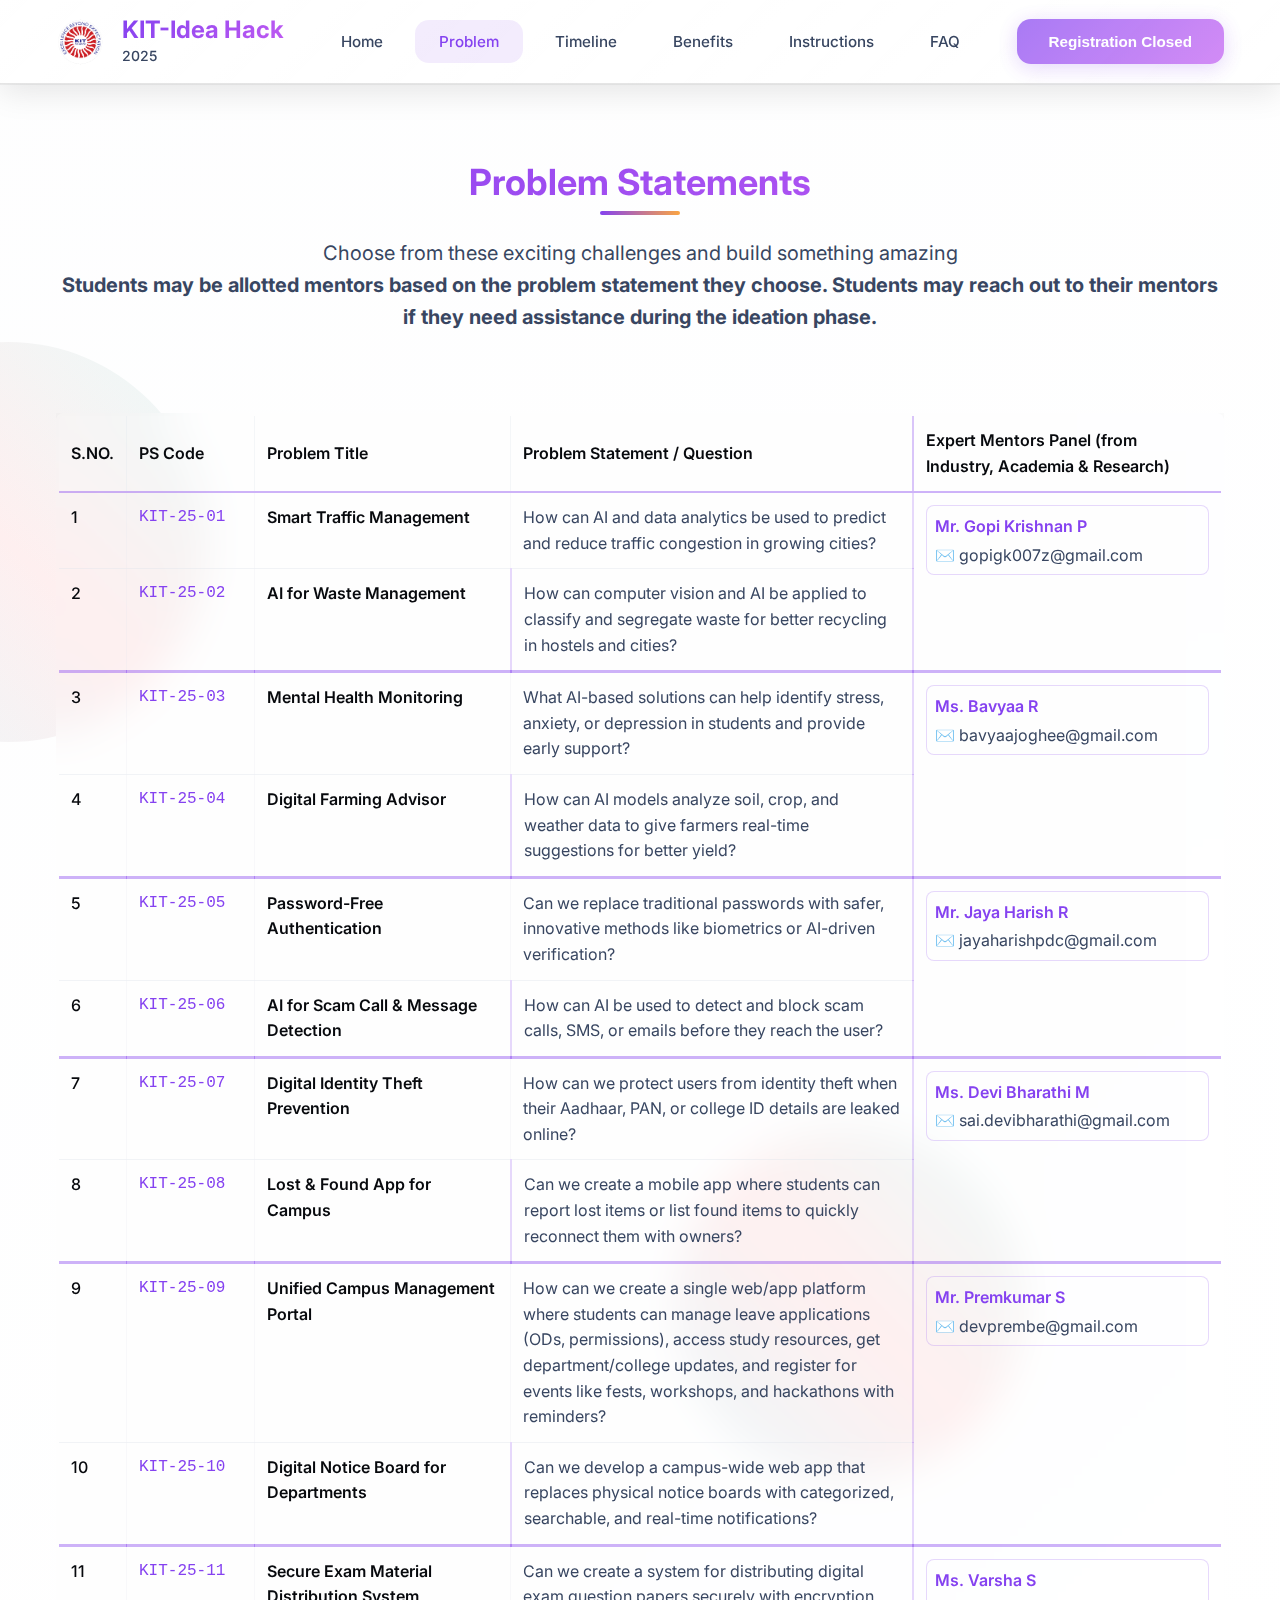
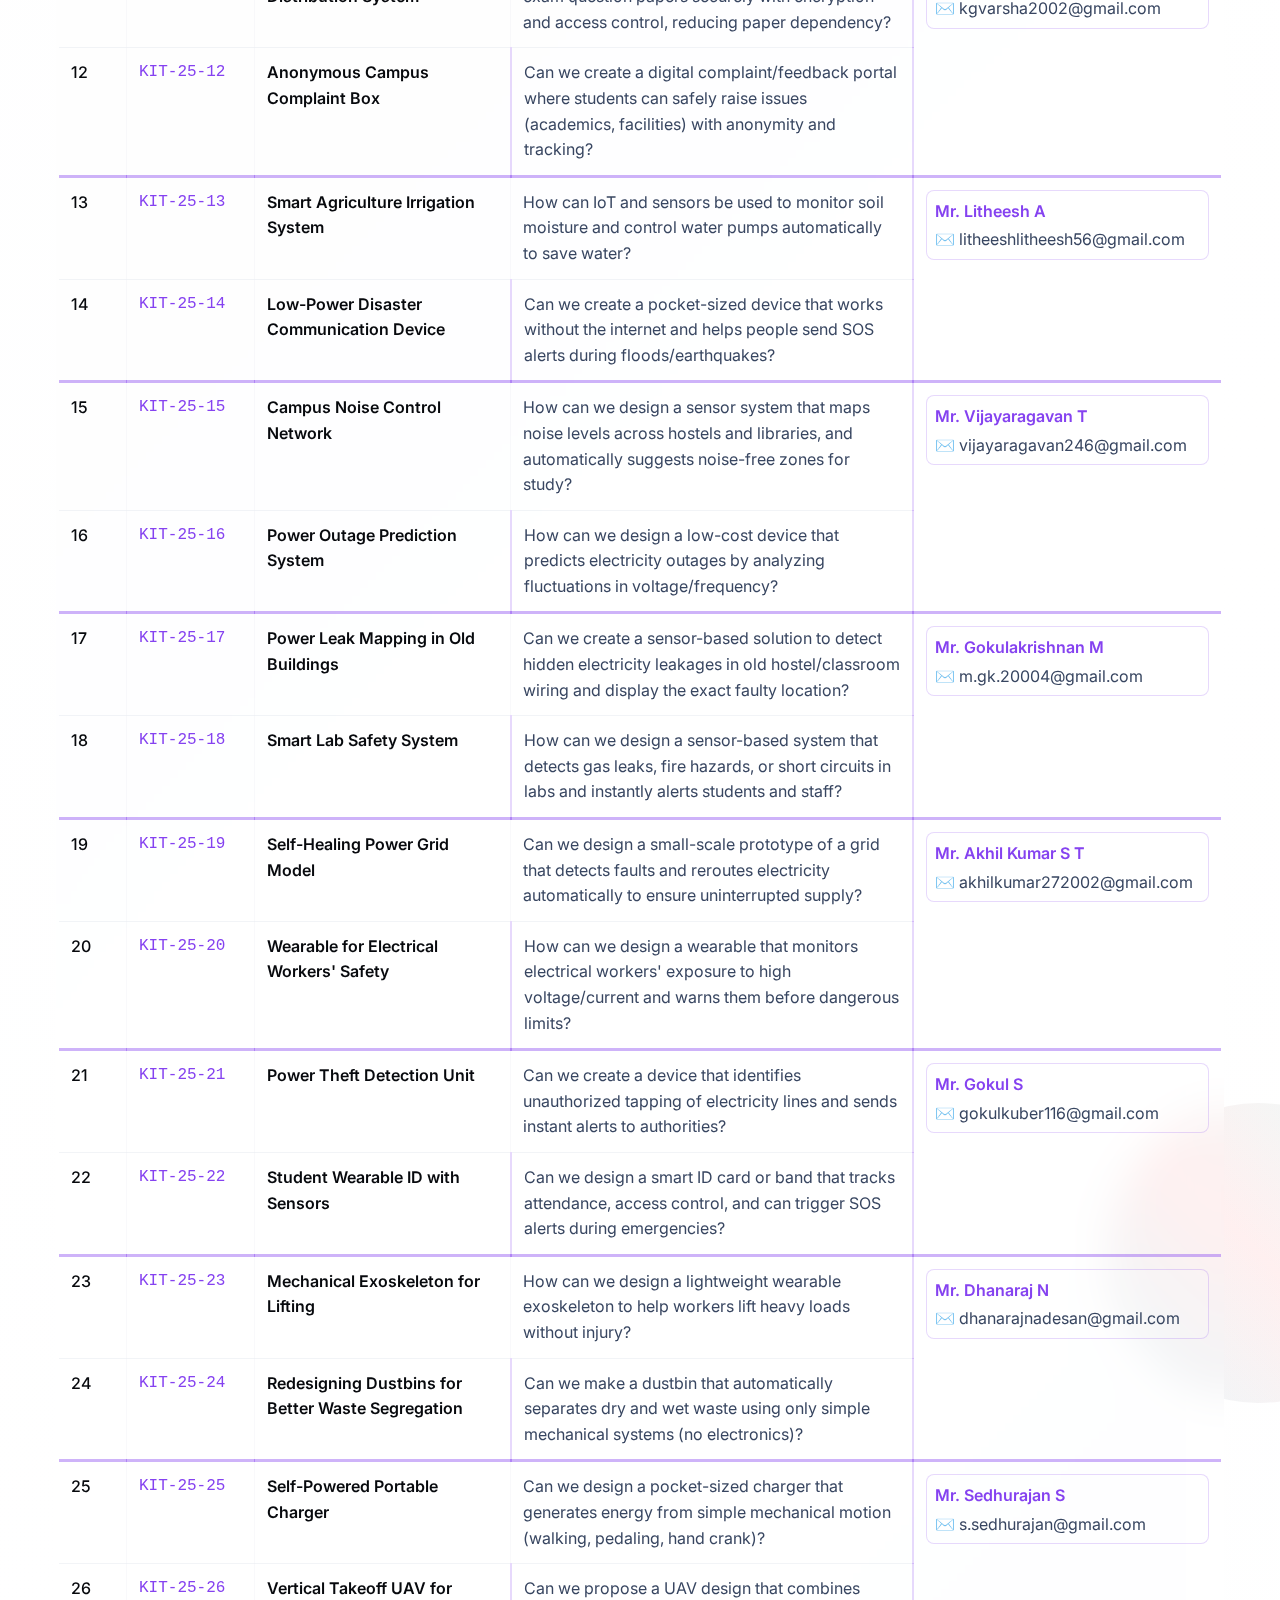
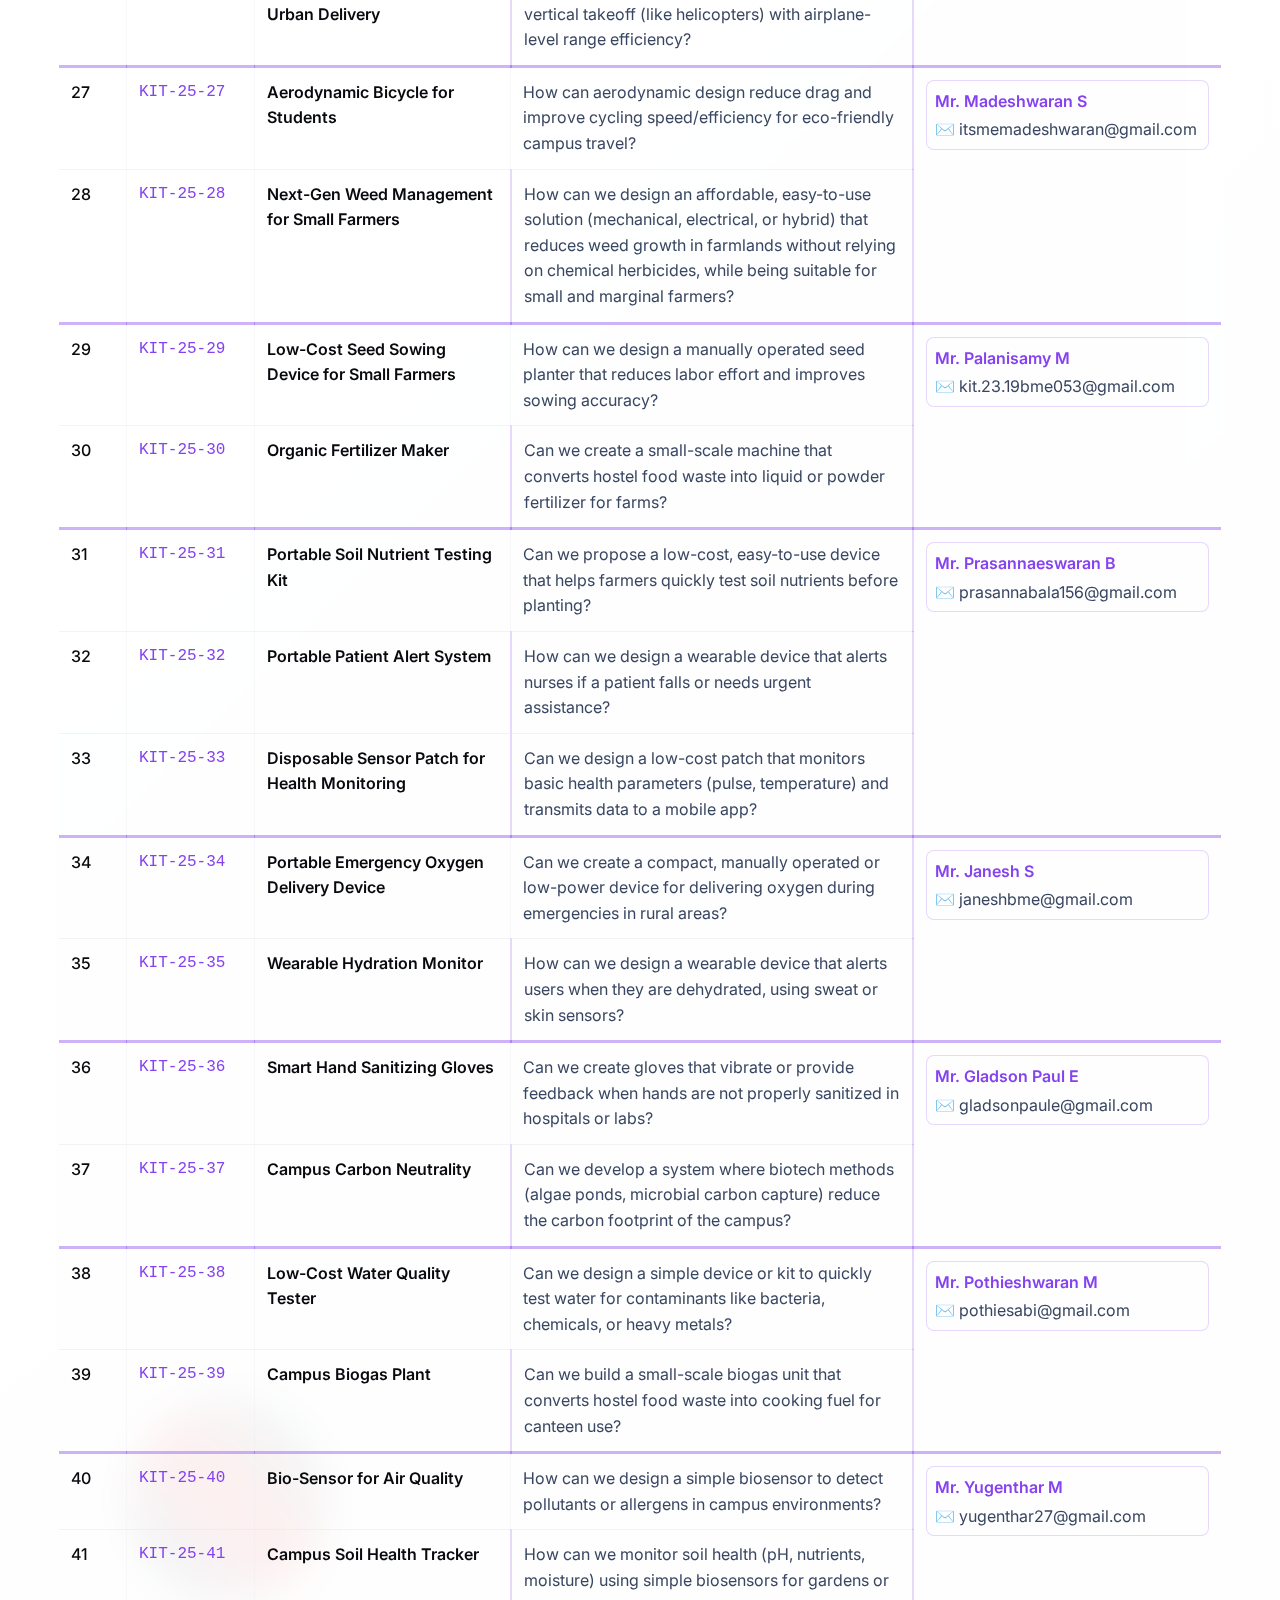
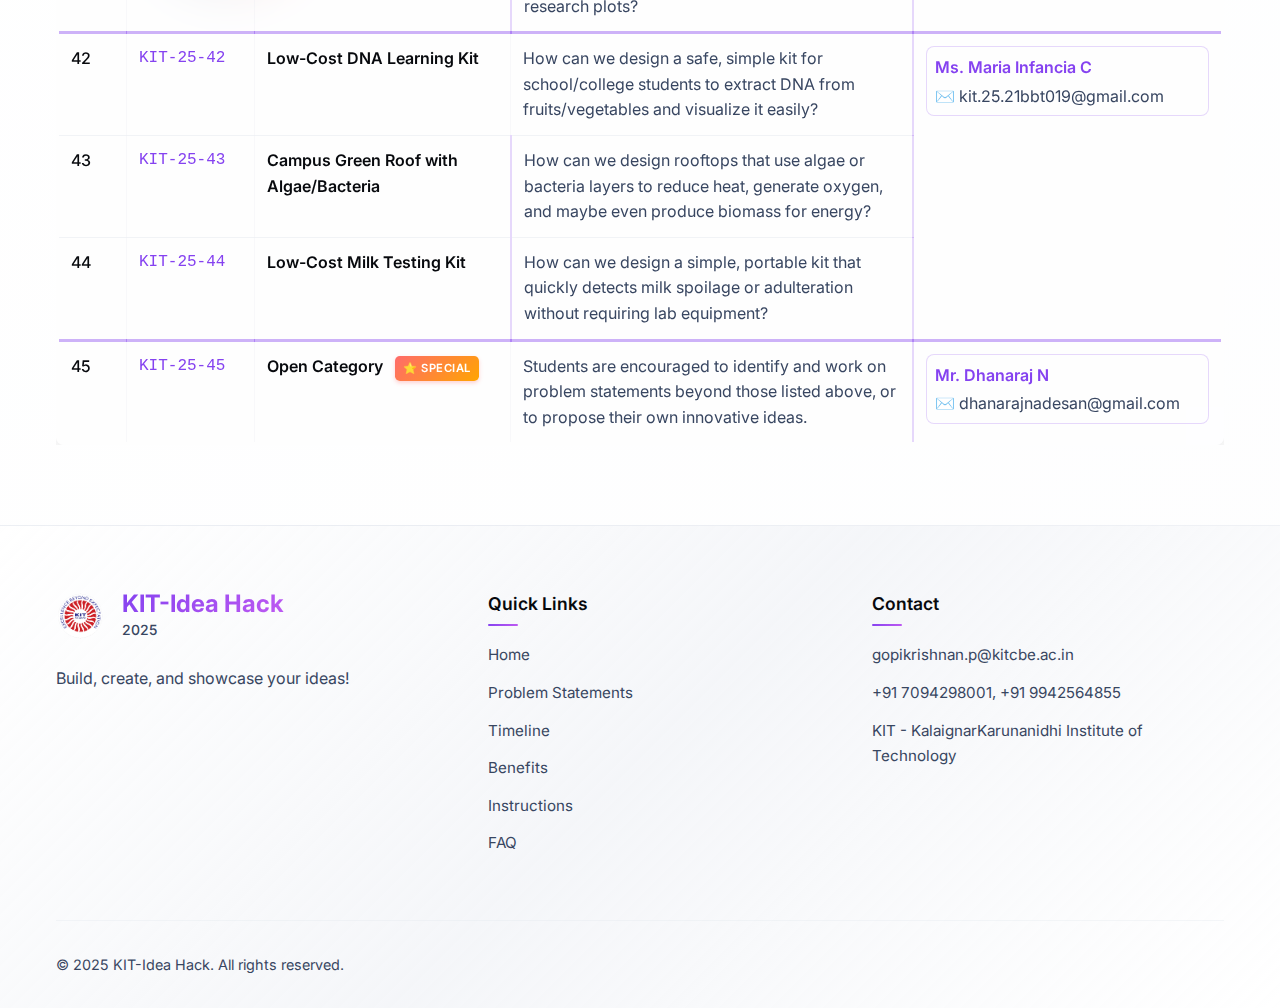
<file: problem-statements.html>
<!DOCTYPE html>
<html lang="en">
<head>
    <meta charset="UTF-8">
    <meta name="viewport" content="width=device-width, initial-scale=1.0">
    <title>Problem Statements - KIT-Idea Hack 2025</title>
    <meta name="description" content="Browse through 44 exciting problem statements for KIT-Idea Hack 2025. Choose your challenge and build something amazing!">
    
    <!-- Favicon -->
    <link rel="icon" type="image/gif" href="logo.gif">
    
    <!-- CSS -->
    <link rel="stylesheet" href="problem-statements.css">
    
    <!-- Fonts -->
    <link rel="preconnect" href="https://fonts.googleapis.com">
    <link rel="preconnect" href="https://fonts.gstatic.com" crossorigin>
    <link href="https://fonts.googleapis.com/css2?family=Inter:wght@300;400;500;600;700;800;900&display=swap" rel="stylesheet">
</head>
<body>
    <!-- Header -->
    <header class="header">
        <div class="container mx-auto px-4">
            <div class="header-content">
                <div class="logo">
                    <img src="logo.gif" alt="KIT-Idea Hack Logo" class="logo-img">
                    <div class="logo-text">
                        <h1 class="logo-title">KIT-Idea Hack</h1>
                        <p class="logo-subtitle">2025</p>
                    </div>
                </div>
                
                <nav class="nav">
                    <ul class="nav-list">
                        <li><a href="index.html" class="nav-link">Home</a></li>
                        <li><a href="#problems" class="nav-link active">Problem</a></li>
                        <li><a href="index.html#instructions-timeline" class="nav-link">Timeline</a></li>
                        <li><a href="index.html#rules-benefits" class="nav-link">Benefits</a></li>
                        <li><a href="index.html#instructions-timeline" class="nav-link">Instructions</a></li>
                        <li><a href="index.html#faq" class="nav-link">FAQ</a></li>
                    </ul>
                </nav>
                
                <div class="header-actions">
                    <button class="btn-primary" disabled style="opacity:0.7;cursor:not-allowed">Registration Closed</button>
                    <button class="mobile-menu-toggle">
                        <span></span>
                        <span></span>
                        <span></span>
                    </button>
                </div>
            </div>
        </div>
    </header>

    <!-- Problem Statements Section -->
    <section id="problems" class="problems-section py-20 relative overflow-hidden">
        <!-- Background Elements -->
        <div class="problems-bg-shapes">
            <div class="problem-shape problem-shape-1"></div>
            <div class="problem-shape problem-shape-2"></div>
            <div class="problem-shape problem-shape-3"></div>
            <div class="problem-shape problem-shape-4"></div>
        </div>
        
        <div class="container mx-auto px-4 relative z-10">
            <!-- Hero Header -->
            <div class="problems-hero mb-20">
                <div class="text-center">
                    <div class="problems-title-wrapper">
                        <h2 class="problems-title text-4xl md:text-6xl font-bold mb-6 bg-gradient-primary bg-clip-text text-transparent leading-tight">
                            Problem Statements
                        </h2>
                        <div class="problems-title-accent"></div>
                    </div>
                    <p class="problems-subtitle text-xl text-muted-foreground max-w-2xl mx-auto">
                        Choose from these exciting challenges and build something amazing
                    </p>
                    <p class="problems-subtitle text-xl text-muted-foreground max-w-2xl mx-auto">
                        <b>Students may be allotted mentors based on the problem statement they choose. Students may reach out to their mentors if they need assistance during the ideation phase.</b>
                    </p>
                </div>
            </div>
            
            <div class="overflow-x-auto">
                <table class="min-w-full bg-card/50 backdrop-blur-sm border border-border rounded-lg">
                    <thead>
                        <tr>
                            <th class="w-16 p-3 text-left">S.NO.</th>
                            <th class="w-32 p-3 text-left">PS Code</th>
                            <th class="w-64 p-3 text-left">Problem Title</th>
                            <th class="p-3 text-left">Problem Statement / Question</th>
                            <th class="w-48 p-3 text-left">Expert Mentors Panel (from Industry, Academia & Research)</th>
                        </tr>
                    </thead>
                    <tbody>
                        <tr class="hover:bg-muted/50">
                            <td class="p-3 font-medium">1</td>
                            <td class="p-3 font-mono text-primary">KIT-25-01</td>
                            <td class="p-3 font-semibold">Smart Traffic Management</td>
                            <td class="p-3 text-muted-foreground">How can AI and data analytics be used to predict and reduce traffic congestion in growing cities?</td>
                            <td class="p-3" rowspan="2">
                                <div class="mentor-info">
                                    <div class="mentor-name font-semibold text-primary">Mr. Gopi Krishnan P</div>
                                    <div class="mentor-contact text-sm text-muted-foreground">
                                        <div>✉️ gopigk007z@gmail.com</div>
                                    </div>
                                </div>
                            </td>
                        </tr>
                        <tr class="hover:bg-muted/50" data-mentor-group="boundary">
                            <td class="p-3 font-medium">2</td>
                            <td class="p-3 font-mono text-primary">KIT-25-02</td>
                            <td class="p-3 font-semibold">AI for Waste Management</td>
                            <td class="p-3 text-muted-foreground">How can computer vision and AI be applied to classify and segregate waste for better recycling in hostels and cities?</td>
                        </tr>
                        <tr class="hover:bg-muted/50">
                            <td class="p-3 font-medium">3</td>
                            <td class="p-3 font-mono text-primary">KIT-25-03</td>
                            <td class="p-3 font-semibold">Mental Health Monitoring</td>
                            <td class="p-3 text-muted-foreground">What AI-based solutions can help identify stress, anxiety, or depression in students and provide early support?</td>
                            <td class="p-3" rowspan="2">
                                <div class="mentor-info">
                                    <div class="mentor-name font-semibold text-primary">Ms. Bavyaa R</div>
                                    <div class="mentor-contact text-sm text-muted-foreground">
                                        <div>✉️ bavyaajoghee@gmail.com</div>
                                    </div>
                                </div>
                            </td>
                        </tr>
                        <tr class="hover:bg-muted/50" data-mentor-group="boundary">
                            <td class="p-3 font-medium">4</td>
                            <td class="p-3 font-mono text-primary">KIT-25-04</td>
                            <td class="p-3 font-semibold">Digital Farming Advisor</td>
                            <td class="p-3 text-muted-foreground">How can AI models analyze soil, crop, and weather data to give farmers real-time suggestions for better yield?</td>
                        </tr>
                        <tr class="hover:bg-muted/50">
                            <td class="p-3 font-medium">5</td>
                            <td class="p-3 font-mono text-primary">KIT-25-05</td>
                            <td class="p-3 font-semibold">Password-Free Authentication</td>
                            <td class="p-3 text-muted-foreground">Can we replace traditional passwords with safer, innovative methods like biometrics or AI-driven verification?</td>
                            <td class="p-3" rowspan="2">
                                <div class="mentor-info">
                                    <div class="mentor-name font-semibold text-primary">Mr. Jaya Harish R</div>
                                    <div class="mentor-contact text-sm text-muted-foreground">
                                        <div>✉️ jayaharishpdc@gmail.com</div>
                                    </div>
                                </div>
                            </td>
                        </tr>
                        <tr class="hover:bg-muted/50" data-mentor-group="boundary">
                            <td class="p-3 font-medium">6</td>
                            <td class="p-3 font-mono text-primary">KIT-25-06</td>
                            <td class="p-3 font-semibold">AI for Scam Call & Message Detection</td>
                            <td class="p-3 text-muted-foreground">How can AI be used to detect and block scam calls, SMS, or emails before they reach the user?</td>
                        </tr>
                        <tr class="hover:bg-muted/50">
                            <td class="p-3 font-medium">7</td>
                            <td class="p-3 font-mono text-primary">KIT-25-07</td>
                            <td class="p-3 font-semibold">Digital Identity Theft Prevention</td>
                            <td class="p-3 text-muted-foreground">How can we protect users from identity theft when their Aadhaar, PAN, or college ID details are leaked online?</td>
                            <td class="p-3" rowspan="2">
                                <div class="mentor-info">
                                    <div class="mentor-name font-semibold text-primary">Ms. Devi Bharathi M</div>
                                    <div class="mentor-contact text-sm text-muted-foreground">
                                        <div>✉️ sai.devibharathi@gmail.com</div>
                                    </div>
                                </div>
                            </td>
                        </tr>
                        <tr class="hover:bg-muted/50" data-mentor-group="boundary">
                            <td class="p-3 font-medium">8</td>
                            <td class="p-3 font-mono text-primary">KIT-25-08</td>
                            <td class="p-3 font-semibold">Lost & Found App for Campus</td>
                            <td class="p-3 text-muted-foreground">Can we create a mobile app where students can report lost items or list found items to quickly reconnect them with owners?</td>
                        </tr>
                        <tr class="hover:bg-muted/50">
                            <td class="p-3 font-medium">9</td>
                            <td class="p-3 font-mono text-primary">KIT-25-09</td>
                            <td class="p-3 font-semibold">Unified Campus Management Portal</td>
                            <td class="p-3 text-muted-foreground">How can we create a single web/app platform where students can manage leave applications (ODs, permissions), access study resources, get department/college updates, and register for events like fests, workshops, and hackathons with reminders?</td>
                            <td class="p-3" rowspan="2">
                                <div class="mentor-info">
                                    <div class="mentor-name font-semibold text-primary">Mr. Premkumar S</div>
                                    <div class="mentor-contact text-sm text-muted-foreground">
                                        <div>✉️ devprembe@gmail.com</div>
                                    </div>
                                </div>
                            </td>
                        </tr>
                        <tr class="hover:bg-muted/50" data-mentor-group="boundary">
                            <td class="p-3 font-medium">10</td>
                            <td class="p-3 font-mono text-primary">KIT-25-10</td>
                            <td class="p-3 font-semibold">Digital Notice Board for Departments</td>
                            <td class="p-3 text-muted-foreground">Can we develop a campus-wide web app that replaces physical notice boards with categorized, searchable, and real-time notifications?</td>
                        </tr>
                        <tr class="hover:bg-muted/50">
                            <td class="p-3 font-medium">11</td>
                            <td class="p-3 font-mono text-primary">KIT-25-11</td>
                            <td class="p-3 font-semibold">Secure Exam Material Distribution System</td>
                            <td class="p-3 text-muted-foreground">Can we create a system for distributing digital exam question papers securely with encryption and access control, reducing paper dependency?</td>
                            <td class="p-3" rowspan="2">
                                <div class="mentor-info">
                                    <div class="mentor-name font-semibold text-primary">Ms. Varsha S</div>
                                    <div class="mentor-contact text-sm text-muted-foreground">
                                        <div>✉️ kgvarsha2002@gmail.com</div>
                                    </div>
                                </div>
                            </td>
                        </tr>
                        <tr class="hover:bg-muted/50" data-mentor-group="boundary">
                            <td class="p-3 font-medium">12</td>
                            <td class="p-3 font-mono text-primary">KIT-25-12</td>
                            <td class="p-3 font-semibold">Anonymous Campus Complaint Box</td>
                            <td class="p-3 text-muted-foreground">Can we create a digital complaint/feedback portal where students can safely raise issues (academics, facilities) with anonymity and tracking?</td>
                        </tr>
                        <tr class="hover:bg-muted/50">
                            <td class="p-3 font-medium">13</td>
                            <td class="p-3 font-mono text-primary">KIT-25-13</td>
                            <td class="p-3 font-semibold">Smart Agriculture Irrigation System</td>
                            <td class="p-3 text-muted-foreground">How can IoT and sensors be used to monitor soil moisture and control water pumps automatically to save water?</td>
                            <td class="p-3" rowspan="2">
                                <div class="mentor-info">
                                    <div class="mentor-name font-semibold text-primary">Mr. Litheesh A</div>
                                    <div class="mentor-contact text-sm text-muted-foreground">
                                        <div>✉️ litheeshlitheesh56@gmail.com</div>
                                    </div>
                                </div>
                            </td>
                        </tr>
                        <tr class="hover:bg-muted/50" data-mentor-group="boundary">
                            <td class="p-3 font-medium">14</td>
                            <td class="p-3 font-mono text-primary">KIT-25-14</td>
                            <td class="p-3 font-semibold">Low-Power Disaster Communication Device</td>
                            <td class="p-3 text-muted-foreground">Can we create a pocket-sized device that works without the internet and helps people send SOS alerts during floods/earthquakes?</td>
                        </tr>
                        <tr class="hover:bg-muted/50">
                            <td class="p-3 font-medium">15</td>
                            <td class="p-3 font-mono text-primary">KIT-25-15</td>
                            <td class="p-3 font-semibold">Campus Noise Control Network</td>
                            <td class="p-3 text-muted-foreground">How can we design a sensor system that maps noise levels across hostels and libraries, and automatically suggests noise-free zones for study?</td>
                            <td class="p-3" rowspan="2">
                                <div class="mentor-info">
                                    <div class="mentor-name font-semibold text-primary">Mr. Vijayaragavan T</div>
                                    <div class="mentor-contact text-sm text-muted-foreground">
                                        <div>✉️ vijayaragavan246@gmail.com</div>
                                    </div>
                                </div>
                            </td>
                        </tr>
                        <tr class="hover:bg-muted/50" data-mentor-group="boundary">
                            <td class="p-3 font-medium">16</td>
                            <td class="p-3 font-mono text-primary">KIT-25-16</td>
                            <td class="p-3 font-semibold">Power Outage Prediction System</td>
                            <td class="p-3 text-muted-foreground">How can we design a low-cost device that predicts electricity outages by analyzing fluctuations in voltage/frequency?</td>
                        </tr>
                        <tr class="hover:bg-muted/50">
                            <td class="p-3 font-medium">17</td>
                            <td class="p-3 font-mono text-primary">KIT-25-17</td>
                            <td class="p-3 font-semibold">Power Leak Mapping in Old Buildings</td>
                            <td class="p-3 text-muted-foreground">Can we create a sensor-based solution to detect hidden electricity leakages in old hostel/classroom wiring and display the exact faulty location?</td>
                            <td class="p-3" rowspan="2">
                                <div class="mentor-info">
                                    <div class="mentor-name font-semibold text-primary">Mr. Gokulakrishnan M</div>
                                    <div class="mentor-contact text-sm text-muted-foreground">
                                        <div>✉️ m.gk.20004@gmail.com</div>
                                    </div>
                                </div>
                            </td>
                        </tr>
                        <tr class="hover:bg-muted/50" data-mentor-group="boundary">
                            <td class="p-3 font-medium">18</td>
                            <td class="p-3 font-mono text-primary">KIT-25-18</td>
                            <td class="p-3 font-semibold">Smart Lab Safety System</td>
                            <td class="p-3 text-muted-foreground">How can we design a sensor-based system that detects gas leaks, fire hazards, or short circuits in labs and instantly alerts students and staff?</td>
                        </tr>
                        <tr class="hover:bg-muted/50">
                            <td class="p-3 font-medium">19</td>
                            <td class="p-3 font-mono text-primary">KIT-25-19</td>
                            <td class="p-3 font-semibold">Self-Healing Power Grid Model</td>
                            <td class="p-3 text-muted-foreground">Can we design a small-scale prototype of a grid that detects faults and reroutes electricity automatically to ensure uninterrupted supply?</td>
                            <td class="p-3" rowspan="2">
                                <div class="mentor-info">
                                    <div class="mentor-name font-semibold text-primary">Mr. Akhil Kumar S T</div>
                                    <div class="mentor-contact text-sm text-muted-foreground">
                                        <div>✉️ akhilkumar272002@gmail.com</div>
                                    </div>
                                </div>
                            </td>
                        </tr>
                        <tr class="hover:bg-muted/50" data-mentor-group="boundary">
                            <td class="p-3 font-medium">20</td>
                            <td class="p-3 font-mono text-primary">KIT-25-20</td>
                            <td class="p-3 font-semibold">Wearable for Electrical Workers' Safety</td>
                            <td class="p-3 text-muted-foreground">How can we design a wearable that monitors electrical workers' exposure to high voltage/current and warns them before dangerous limits?</td>
                        </tr>
                        <tr class="hover:bg-muted/50">
                            <td class="p-3 font-medium">21</td>
                            <td class="p-3 font-mono text-primary">KIT-25-21</td>
                            <td class="p-3 font-semibold">Power Theft Detection Unit</td>
                            <td class="p-3 text-muted-foreground">Can we create a device that identifies unauthorized tapping of electricity lines and sends instant alerts to authorities?</td>
                            <td class="p-3" rowspan="2">
                                <div class="mentor-info">
                                    <div class="mentor-name font-semibold text-primary">Mr. Gokul S</div>
                                    <div class="mentor-contact text-sm text-muted-foreground">
                                        <div>✉️ gokulkuber116@gmail.com</div>
                                    </div>
                                </div>
                            </td>
                        </tr>
                        <tr class="hover:bg-muted/50" data-mentor-group="boundary">
                            <td class="p-3 font-medium">22</td>
                            <td class="p-3 font-mono text-primary">KIT-25-22</td>
                            <td class="p-3 font-semibold">Student Wearable ID with Sensors</td>
                            <td class="p-3 text-muted-foreground">Can we design a smart ID card or band that tracks attendance, access control, and can trigger SOS alerts during emergencies?</td>
                        </tr>
                        <tr class="hover:bg-muted/50">
                            <td class="p-3 font-medium">23</td>
                            <td class="p-3 font-mono text-primary">KIT-25-23</td>
                            <td class="p-3 font-semibold">Mechanical Exoskeleton for Lifting</td>
                            <td class="p-3 text-muted-foreground">How can we design a lightweight wearable exoskeleton to help workers lift heavy loads without injury?</td>
                            <td class="p-3" rowspan="2">
                                <div class="mentor-info">
                                    <div class="mentor-name font-semibold text-primary">Mr. Dhanaraj N</div>
                                    <div class="mentor-contact text-sm text-muted-foreground">
                                        <div>✉️ dhanarajnadesan@gmail.com</div>
                                    </div>
                                </div>
                            </td>
                        </tr>
                        <tr class="hover:bg-muted/50" data-mentor-group="boundary">
                            <td class="p-3 font-medium">24</td>
                            <td class="p-3 font-mono text-primary">KIT-25-24</td>
                            <td class="p-3 font-semibold">Redesigning Dustbins for Better Waste Segregation</td>
                            <td class="p-3 text-muted-foreground">Can we make a dustbin that automatically separates dry and wet waste using only simple mechanical systems (no electronics)?</td>
                        </tr>
                        <tr class="hover:bg-muted/50">
                            <td class="p-3 font-medium">25</td>
                            <td class="p-3 font-mono text-primary">KIT-25-25</td>
                            <td class="p-3 font-semibold">Self-Powered Portable Charger</td>
                            <td class="p-3 text-muted-foreground">Can we design a pocket-sized charger that generates energy from simple mechanical motion (walking, pedaling, hand crank)?</td>
                            <td class="p-3" rowspan="2">
                                <div class="mentor-info">
                                    <div class="mentor-name font-semibold text-primary">Mr. Sedhurajan S</div>
                                    <div class="mentor-contact text-sm text-muted-foreground">
                                        <div>✉️ s.sedhurajan@gmail.com</div>
                                    </div>
                                </div>
                            </td>
                        </tr>
                        <tr class="hover:bg-muted/50" data-mentor-group="boundary">
                            <td class="p-3 font-medium">26</td>
                            <td class="p-3 font-mono text-primary">KIT-25-26</td>
                            <td class="p-3 font-semibold">Vertical Takeoff UAV for Urban Delivery</td>
                            <td class="p-3 text-muted-foreground">Can we propose a UAV design that combines vertical takeoff (like helicopters) with airplane-level range efficiency?</td>
                        </tr>
                        <tr class="hover:bg-muted/50">
                            <td class="p-3 font-medium">27</td>
                            <td class="p-3 font-mono text-primary">KIT-25-27</td>
                            <td class="p-3 font-semibold">Aerodynamic Bicycle for Students</td>
                            <td class="p-3 text-muted-foreground">How can aerodynamic design reduce drag and improve cycling speed/efficiency for eco-friendly campus travel?</td>
                            <td class="p-3" rowspan="2">
                                <div class="mentor-info">
                                    <div class="mentor-name font-semibold text-primary">Mr. Madeshwaran S</div>
                                    <div class="mentor-contact text-sm text-muted-foreground">
                                        <div>✉️ itsmemadeshwaran@gmail.com</div>
                                    </div>
                                </div>
                            </td>
                        </tr>
                        <tr class="hover:bg-muted/50" data-mentor-group="boundary">
                            <td class="p-3 font-medium">28</td>
                            <td class="p-3 font-mono text-primary">KIT-25-28</td>
                            <td class="p-3 font-semibold">Next-Gen Weed Management for Small Farmers</td>
                            <td class="p-3 text-muted-foreground">How can we design an affordable, easy-to-use solution (mechanical, electrical, or hybrid) that reduces weed growth in farmlands without relying on chemical herbicides, while being suitable for small and marginal farmers?</td>
                        </tr>
                        <tr class="hover:bg-muted/50">
                            <td class="p-3 font-medium">29</td>
                            <td class="p-3 font-mono text-primary">KIT-25-29</td>
                            <td class="p-3 font-semibold">Low-Cost Seed Sowing Device for Small Farmers</td>
                            <td class="p-3 text-muted-foreground">How can we design a manually operated seed planter that reduces labor effort and improves sowing accuracy?</td>
                            <td class="p-3" rowspan="2">
                                <div class="mentor-info">
                                    <div class="mentor-name font-semibold text-primary">Mr. Palanisamy M</div>
                                    <div class="mentor-contact text-sm text-muted-foreground">
                                        <div>✉️ kit.23.19bme053@gmail.com</div>
                                    </div>
                                </div>
                            </td>
                        </tr>
                        <tr class="hover:bg-muted/50" data-mentor-group="boundary">
                            <td class="p-3 font-medium">30</td>
                            <td class="p-3 font-mono text-primary">KIT-25-30</td>
                            <td class="p-3 font-semibold">Organic Fertilizer Maker</td>
                            <td class="p-3 text-muted-foreground">Can we create a small-scale machine that converts hostel food waste into liquid or powder fertilizer for farms?</td>
                        </tr>
                        <tr class="hover:bg-muted/50">
                            <td class="p-3 font-medium">31</td>
                            <td class="p-3 font-mono text-primary">KIT-25-31</td>
                            <td class="p-3 font-semibold">Portable Soil Nutrient Testing Kit</td>
                            <td class="p-3 text-muted-foreground">Can we propose a low-cost, easy-to-use device that helps farmers quickly test soil nutrients before planting?</td>
                            <td class="p-3" rowspan="3">
                                <div class="mentor-info">
                                    <div class="mentor-name font-semibold text-primary">Mr. Prasannaeswaran B</div>
                                    <div class="mentor-contact text-sm text-muted-foreground">
                                        <div>✉️ prasannabala156@gmail.com</div>
                                    </div>
                                </div>
                            </td>
                        </tr>
                        <tr class="hover:bg-muted/50">
                            <td class="p-3 font-medium">32</td>
                            <td class="p-3 font-mono text-primary">KIT-25-32</td>
                            <td class="p-3 font-semibold">Portable Patient Alert System</td>
                            <td class="p-3 text-muted-foreground">How can we design a wearable device that alerts nurses if a patient falls or needs urgent assistance?</td>
                        </tr>
                        <tr class="hover:bg-muted/50" data-mentor-group="boundary">
                            <td class="p-3 font-medium">33</td>
                            <td class="p-3 font-mono text-primary">KIT-25-33</td>
                            <td class="p-3 font-semibold">Disposable Sensor Patch for Health Monitoring</td>
                            <td class="p-3 text-muted-foreground">Can we design a low-cost patch that monitors basic health parameters (pulse, temperature) and transmits data to a mobile app?</td>
                        </tr>
                        <tr class="hover:bg-muted/50">
                            <td class="p-3 font-medium">34</td>
                            <td class="p-3 font-mono text-primary">KIT-25-34</td>
                            <td class="p-3 font-semibold">Portable Emergency Oxygen Delivery Device</td>
                            <td class="p-3 text-muted-foreground">Can we create a compact, manually operated or low-power device for delivering oxygen during emergencies in rural areas?</td>
                            <td class="p-3" rowspan="2">
                                <div class="mentor-info">
                                    <div class="mentor-name font-semibold text-primary">Mr. Janesh S</div>
                                    <div class="mentor-contact text-sm text-muted-foreground">
                                        <div>✉️ janeshbme@gmail.com</div>
                                    </div>
                                </div>
                            </td>
                        </tr>
                        <tr class="hover:bg-muted/50" data-mentor-group="boundary">
                            <td class="p-3 font-medium">35</td>
                            <td class="p-3 font-mono text-primary">KIT-25-35</td>
                            <td class="p-3 font-semibold">Wearable Hydration Monitor</td>
                            <td class="p-3 text-muted-foreground">How can we design a wearable device that alerts users when they are dehydrated, using sweat or skin sensors?</td>
                        </tr>
                        <tr class="hover:bg-muted/50">
                            <td class="p-3 font-medium">36</td>
                            <td class="p-3 font-mono text-primary">KIT-25-36</td>
                            <td class="p-3 font-semibold">Smart Hand Sanitizing Gloves</td>
                            <td class="p-3 text-muted-foreground">Can we create gloves that vibrate or provide feedback when hands are not properly sanitized in hospitals or labs?</td>
                            <td class="p-3" rowspan="2">
                                <div class="mentor-info">
                                    <div class="mentor-name font-semibold text-primary">Mr. Gladson Paul E</div>
                                    <div class="mentor-contact text-sm text-muted-foreground">
                                        <div>✉️ gladsonpaule@gmail.com</div>
                                    </div>
                                </div>
                            </td>
                        </tr>
                        <tr class="hover:bg-muted/50" data-mentor-group="boundary">
                            <td class="p-3 font-medium">37</td>
                            <td class="p-3 font-mono text-primary">KIT-25-37</td>
                            <td class="p-3 font-semibold">Campus Carbon Neutrality</td>
                            <td class="p-3 text-muted-foreground">Can we develop a system where biotech methods (algae ponds, microbial carbon capture) reduce the carbon footprint of the campus?</td>
                        </tr>
                        <tr class="hover:bg-muted/50">
                            <td class="p-3 font-medium">38</td>
                            <td class="p-3 font-mono text-primary">KIT-25-38</td>
                            <td class="p-3 font-semibold">Low-Cost Water Quality Tester</td>
                            <td class="p-3 text-muted-foreground">Can we design a simple device or kit to quickly test water for contaminants like bacteria, chemicals, or heavy metals?</td>
                            <td class="p-3" rowspan="2">
                                <div class="mentor-info">
                                    <div class="mentor-name font-semibold text-primary">Mr. Pothieshwaran M</div>
                                    <div class="mentor-contact text-sm text-muted-foreground">
                                        <div>✉️ pothiesabi@gmail.com</div>
                                    </div>
                                </div>
                            </td>
                        </tr>
                        <tr class="hover:bg-muted/50" data-mentor-group="boundary">
                            <td class="p-3 font-medium">39</td>
                            <td class="p-3 font-mono text-primary">KIT-25-39</td>
                            <td class="p-3 font-semibold">Campus Biogas Plant</td>
                            <td class="p-3 text-muted-foreground">Can we build a small-scale biogas unit that converts hostel food waste into cooking fuel for canteen use?</td>
                        </tr>
                        <tr class="hover:bg-muted/50">
                            <td class="p-3 font-medium">40</td>
                            <td class="p-3 font-mono text-primary">KIT-25-40</td>
                            <td class="p-3 font-semibold">Bio-Sensor for Air Quality</td>
                            <td class="p-3 text-muted-foreground">How can we design a simple biosensor to detect pollutants or allergens in campus environments?</td>
                            <td class="p-3" rowspan="2">
                                <div class="mentor-info">
                                    <div class="mentor-name font-semibold text-primary">Mr. Yugenthar M</div>
                                    <div class="mentor-contact text-sm text-muted-foreground">
                                        <div>✉️ yugenthar27@gmail.com</div>
                                    </div>
                                </div>
                            </td>
                        </tr>
                        <tr class="hover:bg-muted/50" data-mentor-group="boundary">
                            <td class="p-3 font-medium">41</td>
                            <td class="p-3 font-mono text-primary">KIT-25-41</td>
                            <td class="p-3 font-semibold">Campus Soil Health Tracker</td>
                            <td class="p-3 text-muted-foreground">How can we monitor soil health (pH, nutrients, moisture) using simple biosensors for gardens or research plots?</td>
                        </tr>
                        <tr class="hover:bg-muted/50">
                            <td class="p-3 font-medium">42</td>
                            <td class="p-3 font-mono text-primary">KIT-25-42</td>
                            <td class="p-3 font-semibold">Low-Cost DNA Learning Kit</td>
                            <td class="p-3 text-muted-foreground">How can we design a safe, simple kit for school/college students to extract DNA from fruits/vegetables and visualize it easily?</td>
                            <td class="p-3" rowspan="3">
                                <div class="mentor-info">
                                    <div class="mentor-name font-semibold text-primary">Ms. Maria Infancia C</div>
                                    <div class="mentor-contact text-sm text-muted-foreground">
                                        <div>✉️ kit.25.21bbt019@gmail.com</div>
                                    </div>
                                </div>
                            </td>
                        </tr>
                        <tr class="hover:bg-muted/50">
                            <td class="p-3 font-medium">43</td>
                            <td class="p-3 font-mono text-primary">KIT-25-43</td>
                            <td class="p-3 font-semibold">Campus Green Roof with Algae/Bacteria</td>
                            <td class="p-3 text-muted-foreground">How can we design rooftops that use algae or bacteria layers to reduce heat, generate oxygen, and maybe even produce biomass for energy?</td>
                        </tr>
                        <tr class="hover:bg-muted/50" data-mentor-group="boundary">
                            <td class="p-3 font-medium">44</td>
                            <td class="p-3 font-mono text-primary">KIT-25-44</td>
                            <td class="p-3 font-semibold">Low-Cost Milk Testing Kit</td>
                            <td class="p-3 text-muted-foreground">How can we design a simple, portable kit that quickly detects milk spoilage or adulteration without requiring lab equipment?</td>
                        </tr>
                        <tr class="hover:bg-muted/50">
                            <td class="p-3 font-medium">45</td>
                            <td class="p-3 font-mono text-primary">KIT-25-45</td>
                            <td class="p-3 font-semibold">Open Category <span class="special-badge">⭐ SPECIAL</span></td>
                            <td class="p-3 text-muted-foreground">Students are encouraged to identify and work on problem statements beyond those listed above, or to propose their own innovative ideas.</td>
                            <td class="p-3">
                                <div class="mentor-info">
                                    <div class="mentor-name font-semibold text-primary">Mr. Dhanaraj N</div>
                                    <div class="mentor-contact text-sm text-muted-foreground">
                                        <div>✉️ dhanarajnadesan@gmail.com</div>
                                    </div>
                                </div>
                            </td>
                        </tr>
                    </tbody>
                </table>
            </div>
        </div>
    </section>

    <!-- Footer -->
    <footer class="footer">
        <div class="container mx-auto px-4">
            <div class="footer-content">
                <div class="footer-main">
                    <div class="footer-brand">
                        <div class="footer-logo">
                            <img src="logo.gif" alt="KIT-Idea Hack Logo" class="footer-logo-img">
                            <div class="footer-logo-text">
                                <h3 class="footer-logo-title">KIT-Idea Hack</h3>
                                <p class="footer-logo-subtitle">2025</p>
                            </div>
                        </div>
                        <p class="footer-description">
                            Build, create, and showcase your ideas!
                        </p>
                        <p>

                        </p>
                    </div>
                    
                    <div class="footer-links">
                        <div class="footer-column">
                            <h4 class="footer-column-title">Quick Links</h4>
                            <ul class="footer-link-list">
                                <li><a href="index.html#hero-banner" class="footer-link">Home</a></li>
                                <li><a href="#problems" class="footer-link">Problem Statements</a></li>
                                <li><a href="index.html#instructions-timeline" class="footer-link">Timeline</a></li>
                                <li><a href="index.html#rules-benefits" class="footer-link">Benefits</a></li>
                                <li><a href="index.html#instructions-timeline" class="footer-link">Instructions</a></li>
                                <li><a href="index.html#faq" class="footer-link">FAQ</a></li>
                            </ul>
                        </div>
                        
                        <div class="footer-column">
                            <h4 class="footer-column-title">Contact</h4>
                            <ul class="footer-link-list">
                                <li><a href="mailto:info@kithack.com" class="footer-link">gopikrishnan.p@kitcbe.ac.in</a></li>
                                <li><a href="tel:+1234567890" class="footer-link">+91 7094298001, +91 9942564855</a></li>
                                <li><a href="#" class="footer-link">KIT - KalaignarKarunanidhi Institute of Technology</a></li>
                            </ul>
                        </div>
                    </div>
                </div>
                
                <div class="footer-bottom">
                    <div class="footer-copyright">
                        <p>&copy; 2025 KIT-Idea Hack. All rights reserved.</p>
                    </div>
                    
                </div>
            </div>
        </div>
    </footer>

    <!-- JavaScript -->
    <script src="problem-statements.js"></script>
</body>
</html>
</file>
<file: problem-statements.css>
/* Import Inter font */
@import url('https://fonts.googleapis.com/css2?family=Inter:wght@300;400;500;600;700;800;900&display=swap');

/* CSS Variables for Design System - Light Theme Only */
:root {
  --background: 0 0% 100%;
  --foreground: 220 27% 4%;
  --card: 0 0% 100%;
  --card-foreground: 220 27% 4%;
  --popover: 0 0% 100%;
  --popover-foreground: 220 27% 4%;
  --primary: 263 85% 60%;
  --primary-foreground: 0 0% 100%;
  --secondary: 220 27% 96%;
  --secondary-foreground: 220 27% 4%;
  --muted: 220 27% 96%;
  --muted-foreground: 220 27% 30%;
  --accent: 32 95% 62%;
  --accent-foreground: 0 0% 100%;
  --destructive: 0 84.2% 60.2%;
  --destructive-foreground: 0 0% 100%;
  --border: 220 27% 90%;
  --input: 220 27% 90%;
  --ring: 263 85% 60%;
  --radius: 0.75rem;
  
  /* Custom KIT-Idea Hack theme */
  --gradient-primary: linear-gradient(135deg, hsl(263, 85%, 60%), hsl(280, 85%, 65%));
  --gradient-secondary: linear-gradient(135deg, hsl(32, 95%, 62%), hsl(45, 90%, 55%));
  --gradient-hero: linear-gradient(135deg, hsl(263, 85%, 60%), hsl(280, 85%, 65%), hsl(32, 95%, 62%));
  --glow-primary: 0 0 40px hsl(263, 85%, 60%, 0.2);
  --glow-accent: 0 0 30px hsl(32, 95%, 62%, 0.3);
}

/* Base styles */
* {
  margin: 0;
  padding: 0;
  box-sizing: border-box;
}

body {
  font-family: 'Inter', sans-serif;
  background-color: hsl(var(--background));
  color: hsl(var(--foreground));
  line-height: 1.6;
  padding-top: 80px; /* Add padding to account for fixed navigation bar */
}

/* Utility classes */
.container {
  max-width: 1200px;
  margin: 0 auto;
  padding: 0 2rem;
}

/* Layout utilities */
.fixed { position: fixed; }
.absolute { position: absolute; }
.relative { position: relative; }
.top-0 { top: 0; }
.left-0 { left: 0; }
.right-0 { right: 0; }
.bottom-0 { bottom: 0; }
.inset-0 { top: 0; right: 0; bottom: 0; left: 0; }

/* Display utilities */
.flex { display: flex; }
.hidden { display: none; }
.grid { display: grid; }
.block { display: block; }
.inline-block { display: inline-block; }

/* Flexbox utilities */
.items-center { align-items: center; }
.justify-center { justify-content: center; }
.justify-between { justify-content: space-between; }
.flex-col { flex-direction: column; }
.flex-wrap { flex-wrap: wrap; }

/* Spacing utilities */
.p-3 { padding: 0.75rem; }
.p-4 { padding: 1rem; }
.px-4 { padding-left: 1rem; padding-right: 1rem; }
.py-20 { padding-top: 5rem; padding-bottom: 5rem; }
.mb-6 { margin-bottom: 1.5rem; }
.mb-20 { margin-bottom: 5rem; }
.mx-auto { margin-left: auto; margin-right: auto; }

/* Text utilities */
.text-center { text-align: center; }
.text-left { text-align: left; }
.text-xl { font-size: 1.25rem; }
.text-4xl { font-size: 2.25rem; }
.text-6xl { font-size: 3.75rem; }
.font-bold { font-weight: 700; }
.font-medium { font-weight: 500; }
.font-semibold { font-weight: 600; }
.font-mono { font-family: 'Courier New', monospace; }
.leading-tight { line-height: 1.25; }

/* Color utilities */
.text-primary { color: hsl(var(--primary)); }
.text-muted-foreground { color: hsl(var(--muted-foreground)); }
.bg-gradient-primary { background: var(--gradient-primary); }
.bg-clip-text { background-clip: text; }
.text-transparent { color: transparent; }

/* Border utilities */
.border { border: 1px solid hsl(var(--border)); }
.border-border { border-color: hsl(var(--border)); }
.rounded-lg { border-radius: 0.5rem; }

/* Background utilities */
.bg-card { background-color: hsl(var(--card)); }
.bg-card\/50 { background-color: hsl(var(--card) / 0.5); }
.backdrop-blur-sm { backdrop-filter: blur(4px); }

/* Overflow utilities */
.overflow-hidden { overflow: hidden; }
.overflow-x-auto { overflow-x: auto; }

/* Width utilities */
.w-16 { width: 4rem; }
.w-32 { width: 8rem; }
.w-64 { width: 16rem; }
.min-w-full { min-width: 100%; }

/* Z-index utilities */
.z-10 { z-index: 10; }

/* Responsive utilities */
@media (max-width: 768px) {
  .md\:text-6xl { font-size: 3.75rem; }
}

/* Hover utilities */
.hover\:bg-muted\/50:hover { background-color: hsl(var(--muted) / 0.5); }

/* Header Styles */
.header {
  position: fixed;
  top: 0;
  left: 0;
  right: 0;
  z-index: 50;
  background: linear-gradient(135deg, 
    rgba(255, 255, 255, 0.95) 0%, 
    rgba(255, 255, 255, 0.9) 50%, 
    rgba(255, 255, 255, 0.95) 100%);
  backdrop-filter: blur(25px);
  -webkit-backdrop-filter: blur(25px);
  border-bottom: 1px solid rgba(0, 0, 0, 0.1);
  box-shadow: 
    0 8px 32px rgba(0, 0, 0, 0.1),
    0 0 0 1px rgba(0, 0, 0, 0.05),
    inset 0 1px 0 rgba(255, 255, 255, 0.8);
  width: 100%;
}

.header-content {
  display: flex;
  align-items: center;
  justify-content: space-between;
  padding: 1rem 0;
  position: relative;
}

.logo {
  display: flex;
  align-items: center;
  gap: 1rem;
  text-decoration: none;
  transition: all 0.3s ease;
}

.logo:hover {
  transform: scale(1.02);
}

.logo-img {
  width: 50px;
  height: 50px;
  object-fit: contain;
  border-radius: 12px;
  transition: all 0.3s ease;
}

.logo:hover .logo-img {
  transform: scale(1.1) rotate(5deg);
  filter: brightness(1.2) contrast(1.2);
}

.logo-text {
  display: flex;
  flex-direction: column;
}

.logo-title {
  font-size: 1.5rem;
  font-weight: 700;
  background: var(--gradient-primary);
  background-clip: text;
  -webkit-background-clip: text;
  -webkit-text-fill-color: transparent;
  line-height: 1.2;
  margin: 0;
}

.logo-subtitle {
  font-size: 0.875rem;
  color: hsl(var(--muted-foreground));
  font-weight: 500;
  margin: 0;
}

.nav {
  display: flex;
  align-items: center;
}

.nav-list {
  display: flex;
  list-style: none;
  gap: 0.5rem;
  margin: 0;
  padding: 0;
}

.nav-link {
  position: relative;
  padding: 0.75rem 1.5rem;
  color: hsl(var(--muted-foreground));
  font-weight: 500;
  font-size: 0.95rem;
  border-radius: 0.875rem;
  transition: all 0.4s cubic-bezier(0.4, 0, 0.2, 1);
  text-decoration: none;
  overflow: hidden;
  z-index: 1;
}

.nav-link::before {
  content: '';
  position: absolute;
  top: 0;
  left: 0;
  right: 0;
  bottom: 0;
  background: linear-gradient(135deg, 
    hsl(var(--primary) / 0.15), 
    hsl(var(--accent) / 0.1),
    hsl(var(--primary) / 0.1));
  opacity: 0;
  transition: all 0.4s cubic-bezier(0.4, 0, 0.2, 1);
  border-radius: 0.875rem;
  transform: scale(0.8);
  z-index: -1;
}

.nav-link:hover {
  color: hsl(var(--foreground));
  transform: translateY(-2px) scale(1.02);
  text-shadow: 0 0 20px hsl(var(--primary) / 0.3);
}

.nav-link:hover::before {
  opacity: 1;
  transform: scale(1);
  box-shadow: 
    0 4px 20px hsl(var(--primary) / 0.2),
    inset 0 1px 0 rgba(255, 255, 255, 0.1);
}

.nav-link.active {
  color: hsl(var(--primary));
  background: hsl(var(--primary) / 0.1);
}

.header-actions {
  display: flex;
  align-items: center;
  gap: 1rem;
}

.btn-primary {
  position: relative;
  padding: 0.875rem 2rem;
  background: var(--gradient-primary);
  color: white;
  font-weight: 600;
  font-size: 0.95rem;
  border-radius: 0.875rem;
  border: none;
  cursor: pointer;
  overflow: hidden;
  transition: all 0.3s cubic-bezier(0.4, 0, 0.2, 1);
  box-shadow: 0 4px 20px hsl(var(--primary) / 0.3);
  text-decoration: none;
  display: inline-block;
}

.btn-primary::before {
  content: '';
  position: absolute;
  top: 0;
  left: -100%;
  width: 100%;
  height: 100%;
  background: linear-gradient(90deg, transparent, rgba(255, 255, 255, 0.2), transparent);
  transition: left 0.5s ease;
}

.btn-primary:hover {
  transform: translateY(-2px);
  box-shadow: 0 8px 30px hsl(var(--primary) / 0.4);
}

.btn-primary:hover::before {
  left: 100%;
}

.mobile-menu-toggle {
  display: none;
  flex-direction: column;
  justify-content: center;
  align-items: center;
  width: 2.5rem;
  height: 2.5rem;
  background: transparent;
  border: none;
  cursor: pointer;
  gap: 0.25rem;
}

.mobile-menu-toggle span {
  width: 1.5rem;
  height: 2px;
  background: hsl(var(--foreground));
  transition: all 0.3s ease;
  border-radius: 1px;
}

/* Problem Statements Section - Modern Layout */
.problems-section {
  position: relative;
  overflow: hidden;
  background: linear-gradient(135deg, 
    hsl(var(--secondary) / 0.1) 0%, 
    hsl(var(--background)) 50%, 
    hsl(var(--secondary) / 0.1) 100%);
  contain: layout style paint;
}

/* Background Shapes */
.problems-bg-shapes {
  position: absolute;
  top: 0;
  left: 0;
  width: 100%;
  height: 100%;
  pointer-events: none;
  z-index: 1;
}

.problem-shape {
  position: absolute;
  border-radius: 50%;
  background: linear-gradient(45deg, 
    rgba(69, 183, 209, 0.1) 0%, 
    rgba(255, 107, 107, 0.1) 50%, 
    rgba(78, 205, 196, 0.1) 100%);
  animation: problemFloat 25s ease-in-out infinite;
}

.problem-shape-1 {
  width: 400px;
  height: 400px;
  top: 5%;
  left: -15%;
  animation-delay: 0s;
}

.problem-shape-2 {
  width: 300px;
  height: 300px;
  top: 50%;
  right: -10%;
  animation-delay: 8s;
}

.problem-shape-3 {
  width: 200px;
  height: 200px;
  bottom: 10%;
  left: 10%;
  animation-delay: 16s;
}

.problem-shape-4 {
  width: 350px;
  height: 350px;
  top: 20%;
  right: 20%;
  animation-delay: 24s;
}

@keyframes problemFloat {
  0%, 100% { 
    transform: translateY(0px) rotate(0deg) scale(1);
    opacity: 0.3;
  }
  50% { 
    transform: translateY(-40px) rotate(180deg) scale(1.1);
    opacity: 0.6;
  }
}

/* Disable heavy animations on mobile for better performance */
@media (max-width: 768px) {
  .problem-shape {
    animation: none !important;
  }
  
  .problems-section {
    background: hsl(var(--background)) !important;
  }
  
  .problems-bg-shapes {
    display: none !important;
  }
}

/* Hero Section */
.problems-hero {
  position: relative;
  z-index: 2;
}

.problems-title-wrapper {
  position: relative;
  margin-bottom: 2rem;
}

.problems-title-accent {
  position: absolute;
  bottom: -10px;
  left: 50%;
  transform: translateX(-50%);
  width: 80px;
  height: 4px;
  background: linear-gradient(90deg, 
    hsl(var(--primary)), 
    hsl(var(--accent)));
  border-radius: 2px;
  animation: problemAccentGlow 3s ease-in-out infinite;
}

@keyframes problemAccentGlow {
  0%, 100% { 
    width: 80px;
    opacity: 1;
  }
  50% { 
    width: 150px;
    opacity: 0.8;
  }
}

/* Animation Classes */
.problems-title,
.problems-subtitle {
  opacity: 1;
  transform: translateY(0);
  transition: all 0.8s cubic-bezier(0.25, 0.46, 0.45, 0.94);
}

.problems-title {
  animation: slideInUp 0.8s cubic-bezier(0.25, 0.46, 0.45, 0.94) 0.1s forwards;
}

.problems-subtitle {
  animation: slideInUp 0.8s cubic-bezier(0.25, 0.46, 0.45, 0.94) 0.3s forwards;
}

@keyframes slideInUp {
  from {
    opacity: 0;
    transform: translateY(30px);
  }
  to {
    opacity: 1;
    transform: translateY(0);
  }
}

.problems-section.animate .problems-title,
.problems-section.animate .problems-subtitle {
  opacity: 1;
  transform: translateY(0);
}

/* Table Styles */
.problems-section table {
  width: 100%;
  border-collapse: collapse;
  background: rgba(255, 255, 255, 0.05);
  backdrop-filter: blur(20px);
  border: 3px solid hsl(var(--primary) / 0.3);
  border-radius: 0.5rem;
  overflow: hidden;
  box-shadow: 0 8px 32px rgba(0, 0, 0, 0.1);
}

.problems-section th {
  background: rgba(255, 255, 255, 0.1);
  color: hsl(var(--foreground));
  font-weight: 600;
  text-align: left;
  padding: 0.75rem;
  border-bottom: 2px solid hsl(var(--primary) / 0.4);
  border-right: 1px solid hsl(var(--border) / 0.3);
}

.problems-section th:last-child {
  border-right: none;
}

.problems-section td {
  padding: 0.75rem;
  border-bottom: 1px solid hsl(var(--border) / 0.4);
  border-right: 1px solid hsl(var(--border) / 0.2);
  vertical-align: top;
}

.problems-section td:last-child {
  border-right: none;
}

.problems-section tbody tr:hover {
  background-color: hsl(var(--muted) / 0.3);
  transition: background-color 0.2s ease;
}

.problems-section tbody tr:last-child td {
  border-bottom: none;
}

/* Mentor column styling */
.problems-section td:last-child {
  background: rgba(255, 255, 255, 0.02);
  border-left: 2px solid hsl(var(--primary) / 0.2);
}

.problems-section th:last-child {
  background: rgba(255, 255, 255, 0.15);
  border-left: 2px solid hsl(var(--primary) / 0.3);
}

/* Mentor info styling */
.mentor-info {
  background: rgba(255, 255, 255, 0.05);
  border-radius: 0.5rem;
  padding: 0.5rem;
  border: 1px solid hsl(var(--primary) / 0.2);
}

.mentor-name {
  margin-bottom: 0.25rem;
}

.mentor-contact {
  line-height: 1.4;
}

/* Special badge for Open Category */
.special-badge {
  display: inline-block;
  background: linear-gradient(135deg, #ff6b6b, #ffa500);
  color: white;
  font-size: 0.7rem;
  font-weight: 600;
  padding: 0.2rem 0.5rem;
  border-radius: 0.3rem;
  margin-left: 0.5rem;
  text-transform: uppercase;
  letter-spacing: 0.5px;
  box-shadow: 0 2px 4px rgba(255, 107, 107, 0.3);
  animation: specialGlow 2s ease-in-out infinite alternate;
}

@keyframes specialGlow {
  0% {
    box-shadow: 0 2px 4px rgba(255, 107, 107, 0.3);
  }
  100% {
    box-shadow: 0 4px 8px rgba(255, 107, 107, 0.5), 0 0 12px rgba(255, 107, 107, 0.2);
  }
}

/* Mentor group separation lines */
.problems-section tbody tr[data-mentor-group] {
  position: relative;
}

.problems-section tbody tr[data-mentor-group]:not(:last-child)::after {
  content: '';
  position: absolute;
  bottom: 0;
  left: 0;
  right: 0;
  height: 2px;
  background: linear-gradient(90deg, 
    transparent 0%, 
    hsl(var(--primary) / 0.3) 20%, 
    hsl(var(--primary) / 0.6) 50%, 
    hsl(var(--primary) / 0.3) 80%, 
    transparent 100%);
  z-index: 1;
}

/* Add thicker separation for mentor group boundaries */
.problems-section tbody tr[data-mentor-group="boundary"] {
  border-bottom: 3px solid hsl(var(--primary) / 0.4) !important;
}

.problems-section tbody tr[data-mentor-group="boundary"]::after {
  display: none;
}

/* Footer Styles */
.footer {
  background: linear-gradient(135deg, 
    hsl(var(--background)) 0%, 
    hsl(var(--secondary) / 0.8) 50%, 
    hsl(var(--background)) 100%);
  border-top: 1px solid hsl(var(--border) / 0.5);
  position: relative;
  overflow: hidden;
  width: 100%;
}

.footer-content {
  position: relative;
  z-index: 2;
}

.footer-main {
  display: grid;
  grid-template-columns: 1fr 2fr;
  gap: 4rem;
  padding: 4rem 0;
}

.footer-brand {
  display: flex;
  flex-direction: column;
  gap: 1.5rem;
}

.footer-logo {
  display: flex;
  align-items: center;
  gap: 1rem;
}

.footer-logo-img {
  width: 50px;
  height: 50px;
  object-fit: contain;
  border-radius: 12px;
  transition: all 0.3s ease;
}

.footer-logo-text {
  display: flex;
  flex-direction: column;
}

.footer-logo-title {
  font-size: 1.5rem;
  font-weight: 700;
  background: var(--gradient-primary);
  background-clip: text;
  -webkit-background-clip: text;
  -webkit-text-fill-color: transparent;
  line-height: 1.2;
  margin: 0;
}

.footer-logo-subtitle {
  font-size: 0.875rem;
  color: hsl(var(--muted-foreground));
  font-weight: 500;
  margin: 0;
}

.footer-description {
  color: hsl(var(--muted-foreground));
  line-height: 1.6;
  font-size: 1rem;
  max-width: 400px;
}

.footer-links {
  display: grid;
  grid-template-columns: repeat(2, 1fr);
  gap: 2rem;
}

.footer-column {
  display: flex;
  flex-direction: column;
  gap: 1.5rem;
}

.footer-column-title {
  font-size: 1.1rem;
  font-weight: 600;
  color: hsl(var(--foreground));
  margin: 0;
  position: relative;
}

.footer-column-title::after {
  content: '';
  position: absolute;
  bottom: -8px;
  left: 0;
  width: 30px;
  height: 2px;
  background: var(--gradient-primary);
  border-radius: 1px;
}

.footer-link-list {
  list-style: none;
  padding: 0;
  margin: 0;
  display: flex;
  flex-direction: column;
  gap: 0.75rem;
}

.footer-link {
  color: hsl(var(--muted-foreground));
  text-decoration: none;
  font-size: 0.95rem;
  transition: all 0.3s ease;
  position: relative;
  padding-left: 0;
}

.footer-link::before {
  content: '';
  position: absolute;
  left: -12px;
  top: 50%;
  transform: translateY(-50%);
  width: 0;
  height: 2px;
  background: var(--gradient-primary);
  transition: width 0.3s ease;
  border-radius: 1px;
}

.footer-link:hover {
  color: hsl(var(--primary));
  padding-left: 12px;
}

.footer-link:hover::before {
  width: 8px;
}

.footer-bottom {
  border-top: 1px solid hsl(var(--border) / 0.3);
  padding: 2rem 0;
  position: relative;
  z-index: 2;
  display: flex;
  justify-content: space-between;
  align-items: center;
  flex-wrap: wrap;
  gap: 1rem;
}

.footer-copyright {
  color: hsl(var(--muted-foreground));
  font-size: 0.9rem;
}

.footer-social {
  display: flex;
  gap: 1rem;
  align-items: center;
}

.footer-social-link {
  display: flex;
  align-items: center;
  justify-content: center;
  width: 44px;
  height: 44px;
  background: rgba(255, 255, 255, 0.05);
  border: 1px solid rgba(255, 255, 255, 0.1);
  border-radius: 12px;
  color: hsl(var(--muted-foreground));
  transition: all 0.3s cubic-bezier(0.4, 0, 0.2, 1);
  position: relative;
  overflow: hidden;
  text-decoration: none;
}

.footer-social-link:hover {
  background: rgba(255, 255, 255, 0.1);
  border-color: hsl(var(--primary) / 0.3);
  color: hsl(var(--primary));
  transform: translateY(-2px);
  box-shadow: 0 8px 25px rgba(0, 0, 0, 0.15);
}

/* Responsive Design */
@media (max-width: 768px) {
  .nav {
    display: none;
  }
  
  .mobile-menu-toggle {
    display: flex;
  }
  
  .header-content {
    padding: 0.75rem 0;
  }
  
  .logo-title {
    font-size: 1.25rem;
  }
  
  .problems-title {
    font-size: 2.5rem;
  }
  
  .problems-subtitle {
    font-size: 1.125rem;
  }
  
  .problems-section table {
    font-size: 0.875rem;
  }
  
  .problems-section th,
  .problems-section td {
    padding: 0.75rem 0.5rem;
  }
  
  .problems-section th:first-child,
  .problems-section td:first-child {
    width: 3rem;
    min-width: 3rem;
  }
  
  .problems-section th:nth-child(2),
  .problems-section td:nth-child(2) {
    width: 5rem;
    min-width: 5rem;
  }
  
  .problems-section th:nth-child(3),
  .problems-section td:nth-child(3) {
    width: 8rem;
    min-width: 8rem;
  }
  
  .problems-section th:last-child,
  .problems-section td:last-child {
    min-width: 12rem;
  }
  
  .footer-main {
    grid-template-columns: 1fr;
    gap: 2rem;
    padding: 2rem 0;
  }
  
  .footer-brand {
    text-align: center;
    align-items: center;
  }
  
  .footer-description {
    text-align: center;
    max-width: 100%;
  }
  
  .footer-links {
    grid-template-columns: 1fr;
    gap: 2rem;
    text-align: center;
  }
  
  .footer-column {
    align-items: center;
  }
  
  .footer-column-title::after {
    left: 50%;
    transform: translateX(-50%);
  }
  
  .footer-bottom {
    flex-direction: column;
    text-align: center;
    gap: 1.5rem;
  }
}

@media (max-width: 480px) {
  .container {
    padding: 0 1rem;
  }
  
  .problems-section table {
    font-size: 0.8rem;
  }
  
  .problems-section th,
  .problems-section td {
    padding: 0.5rem 0.25rem;
  }
  
  .problems-section th:first-child,
  .problems-section td:first-child {
    width: 2.5rem;
    min-width: 2.5rem;
  }
  
  .problems-section th:nth-child(2),
  .problems-section td:nth-child(2) {
    width: 4rem;
    min-width: 4rem;
  }
  
  .problems-section th:nth-child(3),
  .problems-section td:nth-child(3) {
    width: 6rem;
    min-width: 6rem;
  }
  
  .problems-section th:last-child,
  .problems-section td:last-child {
    min-width: 10rem;
  }
  
  .problems-title {
    font-size: 2rem;
  }
  
  .problems-subtitle {
    font-size: 1rem;
  }
}
</file>
